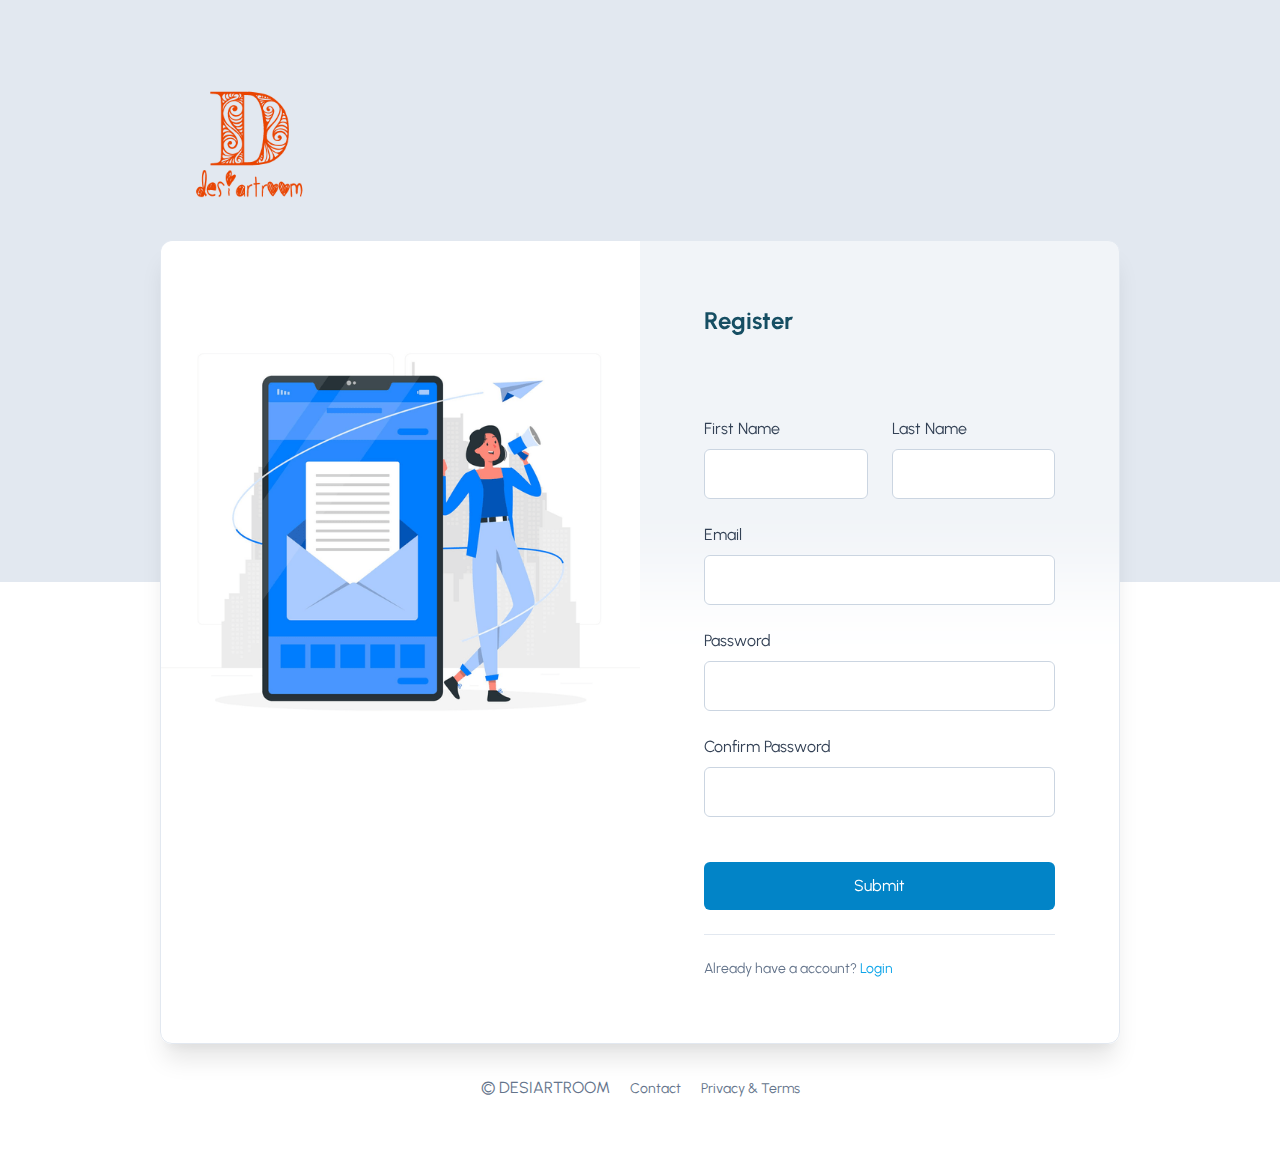
<file: index2.html>
<!DOCTYPE html>
<html lang="en">
<head>
    <meta charset="UTF-8">
    <meta http-equiv="X-UA-Compatible" content="IE=edge">
    <meta name="viewport" content="width=device-width, initial-scale=1.0">
    <meta name="description" content="application website logo cloud">
    <title>DESIARTROOM</title>

    <link rel="stylesheet" href="css/tailus.css">
    <link href="https://fonts.googleapis.com/css2?family=Urbanist:ital,wght@0,100;0,200;0,300;0,400;0,500;0,600;0,700;0,800;0,900;1,100;1,200;1,300;1,400&display=swap" rel="stylesheet">
</head>
<body>
    <div class="relative py-16
                before:absolute before:inset-0 before:w-full before:h-[50%] before:bg-gray-200">
        <div class="relative container m-auto px-6 text-gray-500 md:px-12 xl:px-40">

            <div class="m-auto space-y-8 md:w-8/12 lg:w-full">
                <img src="images/logo.png" loading="lazy" class="w-36 ml-4" alt="logo">
                <div class="rounded-xl border bg-opacity-50 backdrop-blur-2xl bg-white shadow-xl">
                    <div class="lg:grid lg:grid-cols-2">
                        <div class="rounded-lg lg:block" hidden>
                            <img src="images/bg2.png" class="rounded-l-xl object-cover" loading="lazy" height="" width="" alt="music mood">
                        </div>
                        <div class="p-6 sm:p-16">
                            <h2 class="mb-8 text-2xl text-cyan-900 font-bold">Register</h2>
                            <form action="" class="space-y-6">
                            <div class="grid gap-1 sm:grid-cols-2">
                                <div class="mt-12 grid gap-3 sm:grid-cols-1">
                                    <label for="fname" class="text-gray-700">First Name</label>
                                    <input  type="text" name="" id="fname" 
                                            class="py-3 px-6 rounded-xl block w-full  px-4  rounded-md border border-gray-300 text-gray-600 transition duration-300
                                                focus:ring-2 focus:ring-sky-300 focus:outline-none
                                                invalid:ring-2 invalid:ring-red-400"
                                    >
                                </div>
                                <div class="mt-12 grid gap-3 sm:grid-cols-1 top" >
                                    <label for="lname" class="text-gray-700">Last Name</label>
                                    <input  type="text" name="" id="lname" 
                                            class="py-3 px-6 rounded-xl block w-full px-4  rounded-md border border-gray-300 text-gray-600 transition duration-300
                                                focus:ring-2 focus:ring-sky-300 focus:outline-none
                                                invalid:ring-2 invalid:ring-red-400"
                                    >
                                </div>
                            </div>
                                <div class="space-y-2">
                                    <label for="email" class="text-gray-700">Email</label>
                                    <input  type="email" name="email" id="email" 
                                            class="block w-full px-4 py-3 rounded-md border border-gray-300 text-gray-600 transition duration-300
                                                focus:ring-2 focus:ring-sky-300 focus:outline-none
                                                invalid:ring-2 invalid:ring-red-400"
                                    >
                                </div>

                                    <div class="space-y-2">
                                        <label for="pwd" class="text-gray-700">Password</label>
                                        
                                    
                                    <input  type="password" name="pwd" id="pwd" 
                                            class="block w-full px-4 py-3 rounded-md border border-gray-300 text-gray-600 transition duration-300
                                                focus:ring-2 focus:ring-sky-300 focus:outline-none
                                                invalid:ring-2 invalid:ring-red-400"
                                    >
                                    </div>
                                    <div class="space-y-2">
                                        <label for="confirmpwd" class="text-gray-700">Confirm Password</label>
                                        
                                    
                                    <input  type="password" name="pwd" id="confirmpwd" 
                                            class="block w-full px-4 py-3 rounded-md border border-gray-300 text-gray-600 transition duration-300
                                                focus:ring-2 focus:ring-sky-300 focus:outline-none
                                                invalid:ring-2 invalid:ring-red-400"
                                    >
                                    </div>
                                    
                                    <button type="submit" 
                                        class="w-full py-3 px-6 rounded-md bg-sky-600
                                            focus:bg-sky-700 active:bg-sky-500" style="margin-top:45px">
                                    <span class="text-white">Submit</span>
                                </button>
                <p class="border-t pt-6 text-sm">Already have a account? <a href="index.html" class="text-sky-500">Login</a></p>
                            </form>
                        </div>
                    </div>
                </div>
                <div class="text-center space-x-4">
                    <span>&copy; DESIARTROOM</span>
                    <a href="index2.html" class="text-sm hover:text-sky-900">Contact</a>
                    <a href="#" class="text-sm hover:text-sky-900">Privacy & Terms</a>
                </div>
            </div>
        </div>
    </div>
</body>
</html>
</file>
<file: css/tailus.css>
/*! tailwindcss v2.2.19 | MIT License | https://tailwindcss.com*//*! modern-normalize v1.1.0 | MIT License | https://github.com/sindresorhus/modern-normalize 
*/html{-webkit-text-size-adjust:100%;line-height:1.15;-moz-tab-size:4;-o-tab-size:4;tab-size:4}body{font-family:system-ui,-apple-system,Segoe UI,Roboto,Helvetica,Arial,sans-serif,Apple Color Emoji,Segoe UI Emoji;margin:0}
hr{color:inherit;height:0}abbr[title]{-webkit-text-decoration:underline dotted;text-decoration:underline dotted}b,strong{font-weight:bolder}code,kbd,pre,samp{font-family:ui-monospace,SFMono-Regular,Consolas,Liberation Mono,Menlo,monospace;font-size:1em}small{font-size:80%}sub,sup{font-size:75%;line-height:0;position:relative;vertical-align:baseline}sub{bottom:-.25em}sup{top:-.5em}table{border-color:inherit;text-indent:0}button,input,optgroup,select,textarea{font-family:inherit;font-size:100%;line-height:1.15;margin:0}button,select{text-transform:none}[type=button],[type=reset],[type=submit],button{-webkit-appearance:button}::-moz-focus-inner{border-style:none;padding:0}:-moz-focusring{outline:1px dotted ButtonText}:-moz-ui-invalid{box-shadow:none}legend{padding:0}progress{vertical-align:baseline}::-webkit-inner-spin-button,::-webkit-outer-spin-button{height:auto}[type=search]{-webkit-appearance:textfield;outline-offset:-2px}::-webkit-search-decoration{-webkit-appearance:none}::-webkit-file-upload-button{-webkit-appearance:button;font:inherit}summary{display:list-item}blockquote,dd,dl,figure,h1,h2,h3,h4,h5,h6,hr,p,pre{margin:0}button{background-color:transparent;background-image:none}fieldset,ol,ul{margin:0;padding:0}ol,ul{list-style:none}html{font-family:ui-sans-serif,system-ui,-apple-system,BlinkMacSystemFont,Segoe UI,Roboto,Helvetica Neue,Arial,Noto Sans,sans-serif,Apple Color Emoji,Segoe UI Emoji,Segoe UI Symbol,Noto Color Emoji;line-height:1.5}body{font-family:inherit;line-height:inherit}*,:after,:before{border:0 solid;box-sizing:border-box}hr{border-top-width:1px}img{border-style:solid}textarea{resize:vertical}input::-moz-placeholder,textarea::-moz-placeholder{color:#94a3b8;opacity:1}input:-ms-input-placeholder,textarea:-ms-input-placeholder{color:#94a3b8;opacity:1}input::placeholder,textarea::placeholder{color:#94a3b8;opacity:1}[role=button],button{cursor:pointer}:-moz-focusring{outline:auto}table{border-collapse:collapse}h1,h2,h3,h4,h5,h6{font-size:inherit;font-weight:inherit}a{color:inherit;text-decoration:inherit}button,input,optgroup,select,textarea{color:inherit;line-height:inherit;padding:0}code,kbd,pre,samp{font-family:ui-monospace,SFMono-Regular,Menlo,Monaco,Consolas,Liberation Mono,Courier New,monospace}audio,canvas,embed,iframe,img,object,svg,video{display:block;vertical-align:middle}img,video{height:auto;max-width:100%}[hidden]{display:none}*,:after,:before{--tw-translate-x:0;--tw-translate-y:0;--tw-rotate:0;--tw-skew-x:0;--tw-skew-y:0;--tw-scale-x:1;--tw-scale-y:1;--tw-transform:translateX(var(--tw-translate-x)) translateY(var(--tw-translate-y)) rotate(var(--tw-rotate)) skewX(var(--tw-skew-x)) skewY(var(--tw-skew-y)) scaleX(var(--tw-scale-x)) scaleY(var(--tw-scale-y));--tw-border-opacity:1;--tw-ring-inset:var(--tw-empty,/*!*/ /*!*/);--tw-ring-offset-width:0px;--tw-ring-offset-color:#fff;--tw-ring-color:rgba(59,130,246,.5);--tw-ring-offset-shadow:0 0 #0000;--tw-ring-shadow:0 0 #0000;--tw-shadow:0 0 #0000;--tw-blur:var(--tw-empty,/*!*/ /*!*/);--tw-brightness:var(--tw-empty,/*!*/ /*!*/);--tw-contrast:var(--tw-empty,/*!*/ /*!*/);--tw-grayscale:var(--tw-empty,/*!*/ /*!*/);--tw-hue-rotate:var(--tw-empty,/*!*/ /*!*/);--tw-invert:var(--tw-empty,/*!*/ /*!*/);--tw-saturate:var(--tw-empty,/*!*/ /*!*/);--tw-sepia:var(--tw-empty,/*!*/ /*!*/);--tw-drop-shadow:var(--tw-empty,/*!*/ /*!*/);--tw-filter:var(--tw-blur) var(--tw-brightness) var(--tw-contrast) var(--tw-grayscale) var(--tw-hue-rotate) var(--tw-invert) var(--tw-saturate) var(--tw-sepia) var(--tw-drop-shadow);--tw-backdrop-blur:var(--tw-empty,/*!*/ /*!*/);--tw-backdrop-brightness:var(--tw-empty,/*!*/ /*!*/);--tw-backdrop-contrast:var(--tw-empty,/*!*/ /*!*/);--tw-backdrop-grayscale:var(--tw-empty,/*!*/ /*!*/);--tw-backdrop-hue-rotate:var(--tw-empty,/*!*/ /*!*/);--tw-backdrop-invert:var(--tw-empty,/*!*/ /*!*/);--tw-backdrop-opacity:var(--tw-empty,/*!*/ /*!*/);--tw-backdrop-saturate:var(--tw-empty,/*!*/ /*!*/);--tw-backdrop-sepia:var(--tw-empty,/*!*/ /*!*/);--tw-backdrop-filter:var(--tw-backdrop-blur) var(--tw-backdrop-brightness) var(--tw-backdrop-contrast) var(--tw-backdrop-grayscale) var(--tw-backdrop-hue-rotate) var(--tw-backdrop-invert) var(--tw-backdrop-opacity) var(--tw-backdrop-saturate) var(--tw-backdrop-sepia);border-color:rgba(226,232,240,var(--tw-border-opacity))}.container{width:100%}@media (min-width:640px){.container{max-width:640px;}}@media (min-width:768px){.container{max-width:768px}}@media (min-width:1024px){.container{max-width:1024px}}@media (min-width:1280px){.container{max-width:1280px}}@media (min-width:1536px){.container{max-width:1536px}}.fixed{position:fixed}.absolute{position:absolute}.relative{position:relative}.inset-0{bottom:0;top:0}.inset-0,.inset-x-0{left:0;right:0}.right-0{right:0}.top-0{top:0}.bottom-6{bottom:1.5rem}.top-\[-2\.20rem\]{top:-2.2rem}.right-9{right:2.25rem}.bottom-2{bottom:.5rem}.left-0{left:0}.left-6{left:1.5rem}.z-10{z-index:10}.z-\[1\]{z-index:1}.order-last{order:9999}.order-first{order:-9999}.col-span-2{grid-column:span 2/span 2}.col-span-3{grid-column:span 3/span 3}.col-span-8{grid-column:span 8/span 8}.row-span-4{grid-row:span 4/span 4}.row-span-2{grid-row:span 2/span 2}.row-span-3{grid-row:span 3/span 3}.row-start-1{grid-row-start:1}.m-auto{margin:auto}.-m-1{margin:-.25rem}.mx-auto{margin-left:auto;margin-right:auto}.-mx-8{margin-left:-2rem;margin-right:-2rem}.-mx-6{margin-left:-1.5rem;margin-right:-1.5rem}.-mx-4{margin-left:-1rem;margin-right:-1rem}.my-8{margin-top:2rem}.mb-8,.my-8{margin-bottom:2rem}.mb-6{margin-bottom:1.5rem}.mt-4{margin-top:1rem}.mt-16{margin-top:4rem}.-mt-2{margin-top:-.5rem}.-mb-0\.5{margin-bottom:-.125rem}.-mb-0{margin-bottom:0}.mt-6{margin-top:1.5rem}.mt-8{margin-top:2rem}.mt-12{margin-top:3rem}.-ml-6{margin-left:-1.5rem}.-mt-16{margin-top:-4rem}.-mt-1{margin-top:-.25rem}.mt-2{margin-top:.5rem}.-mr-20{margin-right:-5rem}.mb-2{margin-bottom:.5rem}.-ml-2{margin-left:-.5rem}.ml-2{margin-left:.5rem}.ml-4{margin-left:1rem}.-mr-2{margin-right:-.5rem}.-mb-2{margin-bottom:-.5rem}.mb-12{margin-bottom:3rem}.ml-auto{margin-left:auto}.-mt-3{margin-top:-.75rem}.-mr-3{margin-right:-.75rem}.-ml-3{margin-left:-.75rem}.block{display:block}.flex{display:flex}.table{display:table}.grid{display:grid}.hidden{display:none}.h-8{height:2rem}.h-12{height:3rem}.h-16{height:4rem}.h-full{height:100%}.h-10{height:2.5rem}.h-5{height:1.25rem}.h-56{height:14rem}.h-6{height:1.5rem}.h-4{height:1rem}.h-screen{height:100vh}.w-8{width:2rem}.w-12{width:3rem}.w-16{width:4rem}.w-full{width:100%}.w-max{width:-webkit-max-content;width:-moz-max-content;width:max-content}.w-10{width:2.5rem}.w-20{width:5rem}.w-5{width:1.25rem}.w-10\/12{width:83.333333%}.w-56{width:14rem}.w-32{width:8rem}.w-40{width:10rem}.w-36{width:9rem}.w-24{width:6rem}.w-28{width:7rem}.w-6{width:1.5rem}.w-4{width:1rem}.w-7\/12{width:58.333333%}.w-6\/12{width:50%}.-translate-x-4{--tw-translate-x:-1rem;transform:var(--tw-transform)}.scale-90{--tw-scale-x:.9;--tw-scale-y:.9}.scale-0,.scale-90{transform:var(--tw-transform)}.scale-0{--tw-scale-x:0;--tw-scale-y:0}.transform{transform:var(--tw-transform)}.cursor-pointer{cursor:pointer}.list-inside{list-style-position:inside}.list-disc{list-style-type:disc}.grid-cols-5{grid-template-columns:repeat(5,minmax(0,1fr))}.grid-cols-8{grid-template-columns:repeat(8,minmax(0,1fr))}.grid-cols-2{grid-template-columns:repeat(2,minmax(0,1fr))}.grid-rows-4{grid-template-rows:repeat(4,minmax(0,1fr))}.flex-row-reverse{flex-direction:row-reverse}.flex-col{flex-direction:column}.flex-col-reverse{flex-direction:column-reverse}.flex-wrap{flex-wrap:wrap}.items-end{align-items:flex-end}.items-center{align-items:center}.justify-center{justify-content:center}.justify-between{justify-content:space-between}.justify-around{justify-content:space-around}.gap-6{gap:1.5rem;}.gap-1{gap:0rem 1.5rem;}.gap-4{gap:1rem}.gap-3{gap:0.5rem}.gap-16{gap:4rem}.gap-8{gap:2rem}.gap-12{gap:3rem}.space-y-8>:not([hidden])~:not([hidden]){--tw-space-y-reverse:0;margin-bottom:calc(2rem*var(--tw-space-y-reverse));margin-top:calc(2rem*(1 - var(--tw-space-y-reverse)))}.-space-x-2>:not([hidden])~:not([hidden]){--tw-space-x-reverse:0;margin-left:calc(-.5rem*(1 - var(--tw-space-x-reverse)));margin-right:calc(-.5rem*var(--tw-space-x-reverse))}.space-y-6>:not([hidden])~:not([hidden]){--tw-space-y-reverse:0;margin-bottom:calc(1.5rem*var(--tw-space-y-reverse));margin-top:calc(1.5rem*(1 - var(--tw-space-y-reverse)))}.space-y-12>:not([hidden])~:not([hidden]){--tw-space-y-reverse:0;margin-bottom:calc(3rem*var(--tw-space-y-reverse));margin-top:calc(3rem*(1 - var(--tw-space-y-reverse)))}.space-y-4>:not([hidden])~:not([hidden]){--tw-space-y-reverse:0;margin-bottom:calc(1rem*var(--tw-space-y-reverse));margin-top:calc(1rem*(1 - var(--tw-space-y-reverse)))}.space-y-2>:not([hidden])~:not([hidden]){--tw-space-y-reverse:0;margin-bottom:calc(.5rem*var(--tw-space-y-reverse));margin-top:calc(.5rem*(1 - var(--tw-space-y-reverse)))}.space-x-12>:not([hidden])~:not([hidden]){--tw-space-x-reverse:0;margin-left:calc(3rem*(1 - var(--tw-space-x-reverse)));margin-right:calc(3rem*var(--tw-space-x-reverse))}.space-x-3>:not([hidden])~:not([hidden]){--tw-space-x-reverse:0;margin-left:calc(.75rem*(1 - var(--tw-space-x-reverse)));margin-right:calc(.75rem*var(--tw-space-x-reverse))}.space-x-4>:not([hidden])~:not([hidden]){--tw-space-x-reverse:0;margin-left:calc(1rem*(1 - var(--tw-space-x-reverse)));margin-right:calc(1rem*var(--tw-space-x-reverse))}.space-x-6>:not([hidden])~:not([hidden]){--tw-space-x-reverse:0;margin-left:calc(1.5rem*(1 - var(--tw-space-x-reverse)));margin-right:calc(1.5rem*var(--tw-space-x-reverse))}.space-x-2>:not([hidden])~:not([hidden]){--tw-space-x-reverse:0;margin-left:calc(.5rem*(1 - var(--tw-space-x-reverse)));margin-right:calc(.5rem*var(--tw-space-x-reverse))}.-space-y-4>:not([hidden])~:not([hidden]){--tw-space-y-reverse:0;margin-bottom:calc(-1rem*var(--tw-space-y-reverse));margin-top:calc(-1rem*(1 - var(--tw-space-y-reverse)))}.space-y-3>:not([hidden])~:not([hidden]){--tw-space-y-reverse:0;margin-bottom:calc(.75rem*var(--tw-space-y-reverse));margin-top:calc(.75rem*(1 - var(--tw-space-y-reverse)))}.divide-x>:not([hidden])~:not([hidden]){--tw-divide-x-reverse:0;border-left-width:calc(1px*(1 - var(--tw-divide-x-reverse)));border-right-width:calc(1px*var(--tw-divide-x-reverse))}.divide-y>:not([hidden])~:not([hidden]){--tw-divide-y-reverse:0;border-bottom-width:calc(1px*var(--tw-divide-y-reverse));border-top-width:calc(1px*(1 - var(--tw-divide-y-reverse)))}.overflow-auto{overflow:auto}.overflow-hidden{overflow:hidden}.overflow-x-auto{overflow-x:auto}.rounded-full{border-radius:9999px}.rounded-xl{border-radius:.75rem}.rounded-lg{border-radius:.5rem}.rounded-md{border-radius:.375rem}.rounded-2xl{border-radius:1rem}.rounded-r-xl{border-bottom-right-radius:.75rem;border-top-right-radius:.75rem}.rounded-l-xl{border-bottom-left-radius:.75rem;border-top-left-radius:.75rem}.border{border-width:1px}.border-8{border-width:8px}.border-r{border-right-width:1px}.border-b{border-bottom-width:1px}.border-t{border-top-width:1px}.border-l{border-left-width:1px}.border-dashed{border-style:dashed}.border-white{--tw-border-opacity:1;border-color:rgba(255,255,255,var(--tw-border-opacity))}.border-cyan-800{--tw-border-opacity:1;border-color:rgba(21,94,117,var(--tw-border-opacity))}.border-sky-100{--tw-border-opacity:1;border-color:rgba(224,242,254,var(--tw-border-opacity))}.border-gray-300{--tw-border-opacity:1;border-color:rgba(203,213,225,var(--tw-border-opacity))}.border-gray-200{--tw-border-opacity:1;border-color:rgba(226,232,240,var(--tw-border-opacity))}.border-opacity-10{--tw-border-opacity:0.1}.bg-white{--tw-bg-opacity:1;background-color:rgba(255,255,255,var(--tw-bg-opacity))}.bg-cyan-100{--tw-bg-opacity:1;background-color:rgba(207,250,254,var(--tw-bg-opacity))}.bg-cyan-600{--tw-bg-opacity:1;background-color:rgba(8,145,178,var(--tw-bg-opacity))}.bg-gray-700{--tw-bg-opacity:1;background-color:rgba(51,65,85,var(--tw-bg-opacity))}.bg-gray-100{--tw-bg-opacity:1;background-color:rgba(241,245,249,var(--tw-bg-opacity))}.bg-green-50{--tw-bg-opacity:1;background-color:rgba(236,253,245,var(--tw-bg-opacity))}.bg-yellow-50{--tw-bg-opacity:1;background-color:rgba(255,251,235,var(--tw-bg-opacity))}.bg-yellow-100{--tw-bg-opacity:1;background-color:rgba(254,243,199,var(--tw-bg-opacity))}.bg-gray-50{--tw-bg-opacity:1;background-color:rgba(248,250,252,var(--tw-bg-opacity))}.bg-cyan-900{--tw-bg-opacity:1;background-color:rgba(22,78,99,var(--tw-bg-opacity))}.bg-\[\#020314\]{--tw-bg-opacity:1;background-color:rgba(2,3,20,var(--tw-bg-opacity))}.bg-gray-900{--tw-bg-opacity:1;background-color:rgba(15,23,42,var(--tw-bg-opacity))}.bg-blue-500
{--tw-bg-opacity:1;background-color:rgba(210, 227, 252,var(--tw-bg-opacity))}.bg-cyan-400{--tw-bg-opacity:1;background-color:rgba(34,211,238,var(--tw-bg-opacity))}.bg-gray-200{--tw-bg-opacity:1;background-color:rgba(226,232,240,var(--tw-bg-opacity))}.bg-sky-100{--tw-bg-opacity:1;background-color:rgba(224,242,254,var(--tw-bg-opacity))}.bg-sky-600{--tw-bg-opacity:1;background-color:rgba(2,132,199,var(--tw-bg-opacity))}.bg-sky-50{--tw-bg-opacity:1;background-color:rgba(240,249,255,var(--tw-bg-opacity))}.bg-sky-500{--tw-bg-opacity:1;background-color:rgba(14,165,233,var(--tw-bg-opacity))}.bg-purple-600{--tw-bg-opacity:1;background-color:rgba(124,58,237,var(--tw-bg-opacity))}.bg-cyan-500{--tw-bg-opacity:1;background-color:rgba(6,182,212,var(--tw-bg-opacity))}.bg-sky-900{--tw-bg-opacity:1;background-color:rgba(12,74,110,var(--tw-bg-opacity))}.bg-blue-50{--tw-bg-opacity:1;background-color:rgba(239,246,255,var(--tw-bg-opacity))}.bg-transparent{background-color:transparent}.bg-opacity-20{--tw-bg-opacity:0.2}.bg-opacity-5{--tw-bg-opacity:0.05}.bg-opacity-50{--tw-bg-opacity:0.5}.bg-opacity-70{--tw-bg-opacity:0.7}.bg-gradient-to-br{background-image:linear-gradient(to bottom right,var(--tw-gradient-stops))}.bg-gradient-to-r{background-image:linear-gradient(to right,var(--tw-gradient-stops))}.bg-gradient-to-b{background-image:linear-gradient(to bottom,var(--tw-gradient-stops))}.from-pink-500{--tw-gradient-from:#ec4899;--tw-gradient-stops:var(--tw-gradient-from),var(--tw-gradient-to,rgba(236,72,153,0))}.from-cyan-400{--tw-gradient-from:#22d3ee;--tw-gradient-stops:var(--tw-gradient-from),var(--tw-gradient-to,rgba(34,211,238,0))}.from-gray-200{--tw-gradient-from:#e2e8f0;--tw-gradient-stops:var(--tw-gradient-from),var(--tw-gradient-to,rgba(226,232,240,0))}.from-gray-900{--tw-gradient-from:#0f172a;--tw-gradient-stops:var(--tw-gradient-from),var(--tw-gradient-to,rgba(15,23,42,0))}.from-sky-50{--tw-gradient-from:#f0f9ff;--tw-gradient-stops:var(--tw-gradient-from),var(--tw-gradient-to,rgba(240,249,255,0))}.from-pink-100{--tw-gradient-from:#fce7f3;--tw-gradient-stops:var(--tw-gradient-from),var(--tw-gradient-to,rgba(252,231,243,0))}.from-yellow-300{--tw-gradient-from:#fcd34d;--tw-gradient-stops:var(--tw-gradient-from),var(--tw-gradient-to,rgba(252,211,77,0))}.from-cyan-50{--tw-gradient-from:#ecfeff;--tw-gradient-stops:var(--tw-gradient-from),var(--tw-gradient-to,rgba(236,254,255,0))}.via-blue-500{--tw-gradient-stops:var(--tw-gradient-from),#3b82f6,var(--tw-gradient-to,rgba(59,130,246,0))}.via-gray-100{--tw-gradient-stops:var(--tw-gradient-from),#f1f5f9,var(--tw-gradient-to,rgba(241,245,249,0))}.to-purple-600{--tw-gradient-to:#7c3aed}.to-white{--tw-gradient-to:#fff}.to-sky-900{--tw-gradient-to:#0c4a6e}.to-sky-200{--tw-gradient-to:#bae6fd}.to-purple-200{--tw-gradient-to:#ddd6fe}.to-pink-300{--tw-gradient-to:#f9a8d4}.to-cyan-100{--tw-gradient-to:#cffafe}.fill-current{fill:currentColor}.object-cover{-o-object-fit:cover;object-fit:cover}.object-top{-o-object-position:top;object-position:top}.p-8{padding:2rem}.p-6{padding:1.5rem}.p-4{padding:1rem}.p-2{padding:.5rem}.p-3{padding:.75rem}.py-16{padding-bottom:4rem;padding-top:4rem}.px-6{padding-left:1.5rem;padding-right:1.5rem}.py-3{padding-bottom:.75rem;padding-top:.75rem}.px-12{padding-left:3rem;padding-right:3rem}.py-2{padding-bottom:.5rem;padding-top:.5rem}.px-4{padding-left:1rem;padding-right:1rem}.py-20{padding-bottom:5rem;padding-top:5rem}.py-6{padding-bottom:1.5rem;padding-top:1.5rem}.py-4{padding-bottom:1rem;padding-top:1rem}.py-8{padding-bottom:2rem;padding-top:2rem}.py-1{padding-bottom:.25rem;padding-top:.25rem}.py-12{padding-bottom:3rem;padding-top:3rem}.pt-1{padding-top:.25rem}.pb-16{padding-bottom:4rem}.pb-8{padding-bottom:2rem}.pt-8{padding-top:2rem}.pb-20{padding-bottom:5rem}.pt-7{padding-top:1.75rem}.pb-6{padding-bottom:1.5rem}.pb-2{padding-bottom:.5rem}.pt-16{padding-top:4rem}.pt-6{padding-top:1.5rem}.pt-12{padding-top:3rem}.text-center{text-align:center}.text-4xl{font-size:2.25rem;line-height:2.5rem}.text-xl{font-size:1.25rem;line-height:1.75rem}.text-lg{font-size:1.125rem;line-height:1.75rem}.text-sm{font-size:.875rem;line-height:1.25rem}.text-2xl{font-size:1.5rem;line-height:2rem}.text-3xl{font-size:1.875rem;line-height:2.25rem}.text-8xl{font-size:6rem;line-height:1}.text-xs{font-size:.75rem;line-height:1rem}.font-bold{font-weight:700}.font-semibold{font-weight:600}.font-medium{font-weight:500}.uppercase{text-transform:uppercase}.tracking-wide{letter-spacing:.025em}.text-gray-500{--tw-text-opacity:1;color:rgba(100,116,139,var(--tw-text-opacity))}.text-gray-700{--tw-text-opacity:1;color:rgba(51,65,85,var(--tw-text-opacity))}.text-cyan-700{--tw-text-opacity:1;color:rgba(14,116,144,var(--tw-text-opacity))}.text-white{--tw-text-opacity:1;color:rgba(255,255,255,var(--tw-text-opacity))}.text-purple-600{--tw-text-opacity:1;color:rgba(124,58,237,var(--tw-text-opacity))}.text-blue-500{--tw-text-opacity:1;color:rgba(59,130,246,var(--tw-text-opacity))}.text-gray-600{--tw-text-opacity:1;color:rgba(71,85,105,var(--tw-text-opacity))}.text-green-900{--tw-text-opacity:1;color:rgba(6,78,59,var(--tw-text-opacity))}.text-yellow-700{--tw-text-opacity:1;color:rgba(180,83,9,var(--tw-text-opacity))}.text-yellow-900{--tw-text-opacity:1;color:rgba(120,53,15,var(--tw-text-opacity))}.text-gray-800{--tw-text-opacity:1;color:rgba(30,41,59,var(--tw-text-opacity))}.text-gray-900{--tw-text-opacity:1;color:rgba(15,23,42,var(--tw-text-opacity))}.text-yellow-600{--tw-text-opacity:1;color:rgba(217,119,6,var(--tw-text-opacity))}.text-yellow-800{--tw-text-opacity:1;color:rgba(146,64,14,var(--tw-text-opacity))}.text-gray-300{--tw-text-opacity:1;color:rgba(203,213,225,var(--tw-text-opacity))}.text-gray-200{--tw-text-opacity:1;color:rgba(226,232,240,var(--tw-text-opacity))}.text-gray-400{--tw-text-opacity:1;color:rgba(148,163,184,var(--tw-text-opacity))}.text-cyan-900{--tw-text-opacity:1;color:rgba(22,78,99,var(--tw-text-opacity))}.text-cyan-500{--tw-text-opacity:1;color:rgba(6,182,212,var(--tw-text-opacity))}.text-sky-400{--tw-text-opacity:1;color:rgba(56,189,248,var(--tw-text-opacity))}.text-sky-900{--tw-text-opacity:1;color:rgba(12,74,110,var(--tw-text-opacity))}.text-sky-500{--tw-text-opacity:1;color:rgba(14,165,233,var(--tw-text-opacity))}.text-sky-700{--tw-text-opacity:1;color:rgba(3,105,161,var(--tw-text-opacity))}.text-sky-800{--tw-text-opacity:1;color:rgba(7,89,133,var(--tw-text-opacity))}.text-pink-900{--tw-text-opacity:1;color:rgba(131,24,67,var(--tw-text-opacity))}.text-purple-500{--tw-text-opacity:1;color:rgba(139,92,246,var(--tw-text-opacity))}.text-green-500{--tw-text-opacity:1;color:rgba(16,185,129,var(--tw-text-opacity))}.text-red-500{--tw-text-opacity:1;color:rgba(239,68,68,var(--tw-text-opacity))}.text-blue-700{--tw-text-opacity:1;color:rgba(29,78,216,var(--tw-text-opacity))}.text-blue-600{--tw-text-opacity:1;color:rgba(37,99,235,var(--tw-text-opacity))}.line-through{text-decoration:line-through}.placeholder-gray-600::-moz-placeholder{--tw-placeholder-opacity:1;color:rgba(71,85,105,var(--tw-placeholder-opacity))}.placeholder-gray-600:-ms-input-placeholder{--tw-placeholder-opacity:1;color:rgba(71,85,105,var(--tw-placeholder-opacity))}.placeholder-gray-600::placeholder{--tw-placeholder-opacity:1;color:rgba(71,85,105,var(--tw-placeholder-opacity))}.opacity-0{opacity:0}.opacity-80{opacity:.8}.opacity-90{opacity:.9}.shadow-md{--tw-shadow:0 4px 6px -1px rgba(0,0,0,.1),0 2px 4px -1px rgba(0,0,0,.06)}.shadow-md,.shadow-xl{box-shadow:var(--tw-ring-offset-shadow,0 0 #0000),var(--tw-ring-shadow,0 0 #0000),var(--tw-shadow)}.shadow-xl{--tw-shadow:0 20px 25px -5px rgba(0,0,0,.1),0 10px 10px -5px rgba(0,0,0,.04)}.shadow-2xl{--tw-shadow:0 25px 50px -12px rgba(0,0,0,.25)}.shadow-2xl,.shadow-lg{box-shadow:var(--tw-ring-offset-shadow,0 0 #0000),var(--tw-ring-shadow,0 0 #0000),var(--tw-shadow)}.shadow-lg{--tw-shadow:0 10px 15px -3px rgba(0,0,0,.1),0 4px 6px -2px rgba(0,0,0,.05)}.ring-1{--tw-ring-offset-shadow:var(--tw-ring-inset) 0 0 0 var(--tw-ring-offset-width) var(--tw-ring-offset-color);--tw-ring-shadow:var(--tw-ring-inset) 0 0 0 calc(1px + var(--tw-ring-offset-width)) var(--tw-ring-color)}.ring,.ring-1{box-shadow:var(--tw-ring-offset-shadow),var(--tw-ring-shadow),var(--tw-shadow,0 0 #0000)}.ring{--tw-ring-offset-shadow:var(--tw-ring-inset) 0 0 0 var(--tw-ring-offset-width) var(--tw-ring-offset-color);--tw-ring-shadow:var(--tw-ring-inset) 0 0 0 calc(3px + var(--tw-ring-offset-width)) var(--tw-ring-color)}.ring-cyan-700{--tw-ring-opacity:1;--tw-ring-color:rgba(14,116,144,var(--tw-ring-opacity))}.ring-gray-300{--tw-ring-opacity:1;--tw-ring-color:rgba(203,213,225,var(--tw-ring-opacity))}.blur-xl{--tw-blur:blur(24px);filter:var(--tw-filter)}.contrast-0{--tw-contrast:contrast(0);filter:var(--tw-filter)}.grayscale{--tw-grayscale:grayscale(100%)}.filter,.grayscale{filter:var(--tw-filter)}.backdrop-blur-2xl{--tw-backdrop-blur:blur(40px)}.backdrop-blur-2xl,.backdrop-blur-xl{-webkit-backdrop-filter:var(--tw-backdrop-filter);backdrop-filter:var(--tw-backdrop-filter)}.backdrop-blur-xl{--tw-backdrop-blur:blur(24px)}.transition{transition-duration:.15s;transition-property:background-color,border-color,color,fill,stroke,opacity,box-shadow,transform,filter,-webkit-backdrop-filter;transition-property:background-color,border-color,color,fill,stroke,opacity,box-shadow,transform,filter,backdrop-filter;transition-property:background-color,border-color,color,fill,stroke,opacity,box-shadow,transform,filter,backdrop-filter,-webkit-backdrop-filter;transition-timing-function:cubic-bezier(.4,0,.2,1)}.duration-300{transition-duration:.3s}.duration-500{transition-duration:.5s}.duration-200{transition-duration:.2s}body{font-family:Urbanist,sans-serif}.bg-layers{-webkit-animation:filter-animation 4s infinite;animation:filter-animation 4s infinite}.bg-scale{-webkit-animation:filter-animation 8s infinite;animation:filter-scale 8s infinite}@-webkit-keyframes filter-animation{0%{-webkit-filter:hue-rotate(0deg)}50%{-webkit-filter:hue-rotate(45deg)}to{-webkit-filter:hue-rotate(0deg)}}@keyframes filter-animation{0%{filter:hue-rotate(0deg)}50%{filter:hue-rotate(45deg)}to{filter:hue-rotate(0deg)}}@-webkit-keyframes filter-scale{0%{transform:scale(1)}50%{transform:scale(1.4)}to{transform:scale(.8)}}@keyframes filter-scale{0%{transform:scale(1)}50%{transform:scale(1.4)}to{transform:scale(.8)}}.before\:absolute:before{content:"";position:absolute}.before\:inset-0:before{bottom:0;content:"";left:0;right:0;top:0}.before\:left-0:before{content:"";left:0}.before\:top-1:before{content:"";top:.25rem}.before\:my-auto:before{content:"";margin-bottom:auto;margin-top:auto}.before\:h-0\.5:before{content:"";height:.125rem}.before\:h-0:before{content:"";height:0}.before\:h-\[50\%\]:before{content:"";height:50%}.before\:w-full:before{content:"";width:100%}.before\:rounded-full:before{border-radius:9999px;content:""}.before\:bg-gray-200:before{--tw-bg-opacity:1;background-color:rgba(226,232,240,var(--tw-bg-opacity));content:""}.before\:bg-gray-100:before{--tw-bg-opacity:1;background-color:rgba(241,245,249,var(--tw-bg-opacity));content:""}.before\:bg-gray-900:before{--tw-bg-opacity:1;background-color:rgba(15,23,42,var(--tw-bg-opacity));content:""}.before\:bg-sky-200:before{--tw-bg-opacity:1;background-color:rgba(186,230,253,var(--tw-bg-opacity));content:""}.invalid\:outline-none:invalid{outline:2px solid transparent;outline-offset:2px}.invalid\:ring-2:invalid{--tw-ring-offset-shadow:var(--tw-ring-inset) 0 0 0 var(--tw-ring-offset-width) var(--tw-ring-offset-color);--tw-ring-shadow:var(--tw-ring-inset) 0 0 0 calc(2px + var(--tw-ring-offset-width)) var(--tw-ring-color);box-shadow:var(--tw-ring-offset-shadow),var(--tw-ring-shadow),var(--tw-shadow,0 0 #0000)}.invalid\:ring-red-400:invalid{--tw-ring-opacity:1;--tw-ring-color:rgba(248,113,113,var(--tw-ring-opacity))}.invalid\:ring-red-500:invalid{--tw-ring-opacity:1;--tw-ring-color:rgba(239,68,68,var(--tw-ring-opacity))}.hover\:z-\[1\]:hover{z-index:1}.hover\:bg-cyan-200:hover{--tw-bg-opacity:1;background-color:rgba(165,243,252,var(--tw-bg-opacity))}.hover\:bg-cyan-700:hover{--tw-bg-opacity:1;background-color:rgba(14,116,144,var(--tw-bg-opacity))}.hover\:bg-purple-100:hover{--tw-bg-opacity:1;background-color:rgba(237,233,254,var(--tw-bg-opacity))}.hover\:bg-gray-600:hover{--tw-bg-opacity:1;background-color:rgba(71,85,105,var(--tw-bg-opacity))}.hover\:bg-gray-200:hover{--tw-bg-opacity:1;background-color:rgba(226,232,240,var(--tw-bg-opacity))}.hover\:bg-cyan-300:hover{--tw-bg-opacity:1;background-color:rgba(103,232,249,var(--tw-bg-opacity))}.hover\:bg-sky-200:hover{--tw-bg-opacity:1;background-color:rgba(186,230,253,var(--tw-bg-opacity))}.hover\:bg-sky-700:hover{--tw-bg-opacity:1;background-color:rgba(3,105,161,var(--tw-bg-opacity))}.hover\:bg-purple-700:hover{--tw-bg-opacity:1;background-color:rgba(109,40,217,var(--tw-bg-opacity))}.hover\:bg-cyan-600:hover{--tw-bg-opacity:1;background-color:rgba(8,145,178,var(--tw-bg-opacity))}.hover\:bg-blue-100:hover{--tw-bg-opacity:1;background-color:rgba(219,234,254,var(--tw-bg-opacity))}.hover\:bg-gray-800:hover{--tw-bg-opacity:1;background-color:rgba(30,41,59,var(--tw-bg-opacity))}.hover\:bg-sky-600:hover{--tw-bg-opacity:1;background-color:rgba(2,132,199,var(--tw-bg-opacity))}.hover\:bg-opacity-10:hover{--tw-bg-opacity:0.1}.hover\:text-sky-400:hover{--tw-text-opacity:1;color:rgba(56,189,248,var(--tw-text-opacity))}.hover\:text-cyan-600:hover{--tw-text-opacity:1;color:rgba(8,145,178,var(--tw-text-opacity))}.hover\:text-cyan-400:hover{--tw-text-opacity:1;color:rgba(34,211,238,var(--tw-text-opacity))}.hover\:text-cyan-500:hover{--tw-text-opacity:1;color:rgba(6,182,212,var(--tw-text-opacity))}.hover\:text-sky-900:hover{--tw-text-opacity:1;color:rgba(12,74,110,var(--tw-text-opacity))}.hover\:shadow-2xl:hover{--tw-shadow:0 25px 50px -12px rgba(0,0,0,.25);box-shadow:var(--tw-ring-offset-shadow,0 0 #0000),var(--tw-ring-shadow,0 0 #0000),var(--tw-shadow)}.hover\:grayscale-0:hover{--tw-grayscale:grayscale(0);filter:var(--tw-filter)}.focus\:bg-cyan-200:focus{--tw-bg-opacity:1;background-color:rgba(165,243,252,var(--tw-bg-opacity))}.focus\:bg-sky-600:focus{--tw-bg-opacity:1;background-color:rgba(2,132,199,var(--tw-bg-opacity))}.focus\:bg-purple-100:focus{--tw-bg-opacity:1;background-color:rgba(237,233,254,var(--tw-bg-opacity))}.focus\:bg-gray-600:focus{--tw-bg-opacity:1;background-color:rgba(71,85,105,var(--tw-bg-opacity))}.focus\:bg-gray-200:focus{--tw-bg-opacity:1;background-color:rgba(226,232,240,var(--tw-bg-opacity))}.focus\:bg-cyan-300:focus{--tw-bg-opacity:1;background-color:rgba(103,232,249,var(--tw-bg-opacity))}.focus\:bg-cyan-600:focus{--tw-bg-opacity:1;background-color:rgba(8,145,178,var(--tw-bg-opacity))}.focus\:bg-indigo-600:focus{--tw-bg-opacity:1;background-color:rgba(79,70,229,var(--tw-bg-opacity))}.focus\:bg-sky-500:focus{--tw-bg-opacity:1;background-color:rgba(14,165,233,var(--tw-bg-opacity))}.focus\:bg-cyan-700:focus{--tw-bg-opacity:1;background-color:rgba(14,116,144,var(--tw-bg-opacity))}.focus\:bg-sky-700:focus{--tw-bg-opacity:1;background-color:rgba(3,105,161,var(--tw-bg-opacity))}.focus\:bg-blue-100:focus{--tw-bg-opacity:1;background-color:rgba(219,234,254,var(--tw-bg-opacity))}.focus\:bg-gray-700:focus{--tw-bg-opacity:1;background-color:rgba(51,65,85,var(--tw-bg-opacity))}.focus\:outline-none:focus{outline:2px solid transparent;outline-offset:2px}.focus\:ring-2:focus{--tw-ring-offset-shadow:var(--tw-ring-inset) 0 0 0 var(--tw-ring-offset-width) var(--tw-ring-offset-color);--tw-ring-shadow:var(--tw-ring-inset) 0 0 0 calc(2px + var(--tw-ring-offset-width)) var(--tw-ring-color);box-shadow:var(--tw-ring-offset-shadow),var(--tw-ring-shadow),var(--tw-shadow,0 0 #0000)}.focus\:ring-sky-400:focus{--tw-ring-opacity:1;--tw-ring-color:rgba(56,189,248,var(--tw-ring-opacity))}.focus\:ring-sky-300:focus{--tw-ring-opacity:1;--tw-ring-color:rgba(125,211,252,var(--tw-ring-opacity))}.focus\:invalid\:outline-none:focus:invalid{outline:2px solid transparent;outline-offset:2px}.focus\:invalid\:ring-red-200:focus:invalid{--tw-ring-opacity:1;--tw-ring-color:rgba(254,202,202,var(--tw-ring-opacity))}.focus\:invalid\:ring-red-300:focus:invalid{--tw-ring-opacity:1;--tw-ring-color:rgba(252,165,165,var(--tw-ring-opacity))}.active\:bg-cyan-300:active{--tw-bg-opacity:1;background-color:rgba(103,232,249,var(--tw-bg-opacity))}.active\:bg-cyan-800:active{--tw-bg-opacity:1;background-color:rgba(21,94,117,var(--tw-bg-opacity))}.active\:bg-purple-200:active{--tw-bg-opacity:1;background-color:rgba(221,214,254,var(--tw-bg-opacity))}.active\:bg-gray-700:active{--tw-bg-opacity:1;background-color:rgba(51,65,85,var(--tw-bg-opacity))}.active\:bg-gray-300:active{--tw-bg-opacity:1;background-color:rgba(203,213,225,var(--tw-bg-opacity))}.active\:bg-cyan-600:active{--tw-bg-opacity:1;background-color:rgba(8,145,178,var(--tw-bg-opacity))}.active\:bg-sky-300:active{--tw-bg-opacity:1;background-color:rgba(125,211,252,var(--tw-bg-opacity))}.active\:bg-sky-800:active{--tw-bg-opacity:1;background-color:rgba(7,89,133,var(--tw-bg-opacity))}.active\:bg-purple-800:active{--tw-bg-opacity:1;background-color:rgba(91,33,182,var(--tw-bg-opacity))}.active\:bg-cyan-700:active{--tw-bg-opacity:1;background-color:rgba(14,116,144,var(--tw-bg-opacity))}.active\:bg-sky-500:active{--tw-bg-opacity:1;background-color:rgba(14,165,233,var(--tw-bg-opacity))}.active\:bg-blue-200:active{--tw-bg-opacity:1;background-color:rgba(191,219,254,var(--tw-bg-opacity))}.active\:bg-gray-600:active{--tw-bg-opacity:1;background-color:rgba(71,85,105,var(--tw-bg-opacity))}.disabled\:bg-gray-100:disabled{--tw-bg-opacity:1;background-color:rgba(241,245,249,var(--tw-bg-opacity))}.disabled\:placeholder-gray-400:disabled::-moz-placeholder{--tw-placeholder-opacity:1;color:rgba(148,163,184,var(--tw-placeholder-opacity))}.disabled\:placeholder-gray-400:disabled:-ms-input-placeholder{--tw-placeholder-opacity:1;color:rgba(148,163,184,var(--tw-placeholder-opacity))}.disabled\:placeholder-gray-400:disabled::placeholder{--tw-placeholder-opacity:1;color:rgba(148,163,184,var(--tw-placeholder-opacity))}.disabled\:ring-gray-200:disabled{--tw-ring-opacity:1;--tw-ring-color:rgba(226,232,240,var(--tw-ring-opacity))}.group:hover .group-hover\:translate-x-0{--tw-translate-x:0px;transform:var(--tw-transform)}.group:hover .group-hover\:scale-105{--tw-scale-x:1.05;--tw-scale-y:1.05;transform:var(--tw-transform)}.group:hover .group-hover\:scale-100{--tw-scale-x:1;--tw-scale-y:1;transform:var(--tw-transform)}.group:hover .group-hover\:scale-90{--tw-scale-x:.9;--tw-scale-y:.9;transform:var(--tw-transform)}.group:hover .group-hover\:border{border-width:1px}.group:hover .group-hover\:bg-yellow-900{--tw-bg-opacity:1;background-color:rgba(120,53,15,var(--tw-bg-opacity))}.group:hover .group-hover\:bg-yellow-100{--tw-bg-opacity:1;background-color:rgba(254,243,199,var(--tw-bg-opacity))}.group:hover .group-hover\:bg-white{--tw-bg-opacity:1;background-color:rgba(255,255,255,var(--tw-bg-opacity))}.group:hover .group-hover\:text-white{--tw-text-opacity:1;color:rgba(255,255,255,var(--tw-text-opacity))}.group:hover .group-hover\:text-yellow-200{--tw-text-opacity:1;color:rgba(253,230,138,var(--tw-text-opacity))}.group:hover .group-hover\:text-yellow-800{--tw-text-opacity:1;color:rgba(146,64,14,var(--tw-text-opacity))}.group:hover .group-hover\:text-yellow-600{--tw-text-opacity:1;color:rgba(217,119,6,var(--tw-text-opacity))}.group:hover .group-hover\:opacity-100{opacity:1}.group:hover .group-hover\:contrast-100{--tw-contrast:contrast(1);filter:var(--tw-filter)}.peer:checked~.peer-checked\:scale-100{--tw-scale-x:1;--tw-scale-y:1;transform:var(--tw-transform)}.peer:checked~.peer-checked\:text-sky-600{--tw-text-opacity:1;color:rgba(2,132,199,var(--tw-text-opacity))}.peer:checked~.peer-checked\:ring-1{--tw-ring-offset-shadow:var(--tw-ring-inset) 0 0 0 var(--tw-ring-offset-width) var(--tw-ring-offset-color);--tw-ring-shadow:var(--tw-ring-inset) 0 0 0 calc(1px + var(--tw-ring-offset-width)) var(--tw-ring-color);box-shadow:var(--tw-ring-offset-shadow),var(--tw-ring-shadow),var(--tw-shadow,0 0 #0000)}.peer:checked~.peer-checked\:ring-sky-500{--tw-ring-opacity:1;--tw-ring-color:rgba(14,165,233,var(--tw-ring-opacity))}@media (min-width:640px){.sm\:static{position:static}.sm\:sticky{position:-webkit-sticky;position:sticky}.sm\:inset-y-0{bottom:0;top:0}.sm\:left-\[-2\.70rem\]{left:-2.7rem}.sm\:col-span-3{grid-column:span 3/span 3}.sm\:my-auto{margin-bottom:auto}.sm\:mt-auto,.sm\:my-auto{margin-top:auto}.sm\:mt-0{margin-top:0}.sm\:-ml-1{margin-left:-.25rem}.sm\:ml-0{margin-left:0}.sm\:block{display:block}.sm\:flex{display:flex}.sm\:w-max{width:-webkit-max-content;width:-moz-max-content;width:max-content}.sm\:w-7\/12{width:58.333333%}.sm\:w-5\/12{width:41.666667%}.sm\:w-full{width:100%}.sm\:grid-cols-2{grid-template-columns:repeat(2,minmax(0,1fr))}.sm\:grid-cols-3{grid-template-columns:repeat(3,minmax(0,1fr))}.sm\:grid-cols-4{grid-template-columns:repeat(4,minmax(0,1fr))}.sm\:flex-row{flex-direction:row}.sm\:flex-col{flex-direction:column}.sm\:items-center{align-items:center}.sm\:gap-8{gap:2rem}.sm\:space-x-0>:not([hidden])~:not([hidden]){--tw-space-x-reverse:0;margin-left:calc(0px*(1 - var(--tw-space-x-reverse)));margin-right:calc(0px*var(--tw-space-x-reverse))}.sm\:space-y-6>:not([hidden])~:not([hidden]){--tw-space-y-reverse:0;margin-bottom:calc(1.5rem*var(--tw-space-y-reverse));margin-top:calc(1.5rem*(1 - var(--tw-space-y-reverse)))}.sm\:p-10{padding:2.5rem}.sm\:p-20{padding:5rem}.sm\:p-16{padding:4rem}.sm\:px-0{padding-left:0;padding-right:0}.sm\:px-8{padding-left:2rem;padding-right:2rem}.sm\:px-10{padding-left:2.5rem;padding-right:2.5rem}.sm\:pb-6{padding-bottom:1.5rem}.sm\:pb-0{padding-bottom:0}.sm\:pt-0{padding-top:0}.sm\:pl-1{padding-left:.25rem}.sm\:text-left{text-align:left}.sm\:before\:inset-y-0:before{bottom:0;content:"";top:0}.sm\:before\:h-\[85\%\]:before{content:"";height:85%}.sm\:before\:w-0\.5:before{content:"";width:.125rem}.sm\:before\:w-0:before{content:"";width:0}}@media (min-width:768px){.md\:col-span-2{grid-column:span 2/span 2}.md\:col-span-6{grid-column:span 6/span 6}.md\:col-span-1{grid-column:span 1/span 1}.md\:-mx-8{margin-left:-2rem;margin-right:-2rem}.md\:mx-0{margin-left:0;margin-right:0}.md\:mb-0{margin-bottom:0}.md\:mb-16{margin-bottom:4rem}.md\:block{display:block}.md\:flex{display:flex}.md\:h-\[30rem\]{height:30rem}.md\:w-8\/12{width:66.666667%}.md\:w-6\/12{width:50%}.md\:w-5\/12{width:41.666667%}.md\:w-7\/12{width:58.333333%}.md\:w-10\/12{width:83.333333%}.md\:w-\[30rem\]{width:30rem}.md\:w-11\/12{width:91.666667%}.md\:grid-cols-5{grid-template-columns:repeat(5,minmax(0,1fr))}.md\:grid-cols-4{grid-template-columns:repeat(4,minmax(0,1fr))}.md\:grid-cols-2{grid-template-columns:repeat(2,minmax(0,1fr))}.md\:flex-nowrap{flex-wrap:nowrap}.md\:justify-start{justify-content:flex-start}.md\:justify-end{justify-content:flex-end}.md\:justify-between{justify-content:space-between}.md\:gap-6{gap:1.5rem}.md\:gap-0{gap:0}.md\:space-y-6>:not([hidden])~:not([hidden]){--tw-space-y-reverse:0;margin-bottom:calc(1.5rem*var(--tw-space-y-reverse));margin-top:calc(1.5rem*(1 - var(--tw-space-y-reverse)))}.md\:space-x-12>:not([hidden])~:not([hidden]){--tw-space-x-reverse:0;margin-left:calc(3rem*(1 - var(--tw-space-x-reverse)));margin-right:calc(3rem*var(--tw-space-x-reverse))}.md\:space-y-0>:not([hidden])~:not([hidden]){--tw-space-y-reverse:0;margin-bottom:calc(0px*var(--tw-space-y-reverse));margin-top:calc(0px*(1 - var(--tw-space-y-reverse)))}.md\:-space-x-4>:not([hidden])~:not([hidden]){--tw-space-x-reverse:0;margin-left:calc(-1rem*(1 - var(--tw-space-x-reverse)));margin-right:calc(-1rem*var(--tw-space-x-reverse))}.md\:rounded-r-2xl{border-bottom-right-radius:1rem;border-top-right-radius:1rem}.md\:border-none{border-style:none}.md\:bg-gradient-to-r{background-image:linear-gradient(to right,var(--tw-gradient-stops))}.md\:p-12{padding:3rem}.md\:p-8{padding:2rem}.md\:px-12{padding-left:3rem;padding-right:3rem}.md\:py-40{padding-bottom:10rem;padding-top:10rem}.md\:py-0{padding-bottom:0;padding-top:0}.md\:pl-16{padding-left:4rem}.md\:pt-20{padding-top:5rem}.md\:pl-12{padding-left:3rem}.md\:text-left{text-align:left}.md\:text-5xl{font-size:3rem;line-height:1}.md\:text-4xl{font-size:2.25rem;line-height:2.5rem}.md\:blur-3xl{--tw-blur:blur(64px);filter:var(--tw-filter)}}@media (min-width:1024px){.lg\:col-span-3{grid-column:span 3/span 3}.lg\:col-span-5{grid-column:span 5/span 5}.lg\:mx-auto{margin-left:auto;margin-right:auto}.lg\:mt-0{margin-top:0}.lg\:block{display:block}.lg\:flex{display:flex}.lg\:grid{display:grid}.lg\:hidden{display:none}.lg\:w-7\/12{width:58.333333%}.lg\:w-6\/12{width:50%}.lg\:w-8\/12{width:66.666667%}.lg\:w-2\/6{width:33.333333%}.lg\:w-4\/6{width:66.666667%}.lg\:w-28{width:7rem}.lg\:w-4\/12{width:33.333333%}.lg\:w-5\/12{width:41.666667%}.lg\:w-24{width:6rem}.lg\:w-16{width:4rem}.lg\:w-12{width:3rem}.lg\:w-\[32\%\]{width:32%}.lg\:w-\[36\%\]{width:36%}.lg\:w-full{width:100%}.lg\:grid-cols-3{grid-template-columns:repeat(3,minmax(0,1fr))}.lg\:grid-cols-4{grid-template-columns:repeat(4,minmax(0,1fr))}.lg\:grid-cols-2{grid-template-columns:repeat(2,minmax(0,1fr))}.lg\:items-center{align-items:center}.lg\:justify-between{justify-content:space-between}.lg\:gap-16{gap:4rem}.lg\:gap-6{gap:1.5rem}.lg\:gap-2{gap:.5rem}.lg\:space-y-0>:not([hidden])~:not([hidden]){--tw-space-y-reverse:0;margin-bottom:calc(0px*var(--tw-space-y-reverse));margin-top:calc(0px*(1 - var(--tw-space-y-reverse)))}.lg\:space-x-6>:not([hidden])~:not([hidden]){--tw-space-x-reverse:0;margin-left:calc(1.5rem*(1 - var(--tw-space-x-reverse)));margin-right:calc(1.5rem*var(--tw-space-x-reverse))}.lg\:space-x-8>:not([hidden])~:not([hidden]){--tw-space-x-reverse:0;margin-left:calc(2rem*(1 - var(--tw-space-x-reverse)));margin-right:calc(2rem*var(--tw-space-x-reverse))}.lg\:space-x-10>:not([hidden])~:not([hidden]){--tw-space-x-reverse:0;margin-left:calc(2.5rem*(1 - var(--tw-space-x-reverse)));margin-right:calc(2.5rem*var(--tw-space-x-reverse))}.lg\:divide-y-0>:not([hidden])~:not([hidden]){--tw-divide-y-reverse:0;border-bottom-width:calc(0px*var(--tw-divide-y-reverse));border-top-width:calc(0px*(1 - var(--tw-divide-y-reverse)))}.lg\:overflow-hidden{overflow:hidden}.lg\:p-8{padding:2rem}.lg\:p-4{padding:1rem}.lg\:p-16{padding:4rem}.lg\:p-20{padding:5rem}.lg\:p-10{padding:2.5rem}.lg\:px-20{padding-left:5rem;padding-right:5rem}.lg\:px-28{padding-left:7rem;padding-right:7rem}.lg\:px-40{padding-left:10rem;padding-right:10rem}.lg\:px-56{padding-left:14rem;padding-right:14rem}.lg\:py-2{padding-bottom:.5rem;padding-top:.5rem}.lg\:pl-20{padding-left:5rem}.lg\:hover\:bg-white:hover{--tw-bg-opacity:1;background-color:rgba(255,255,255,var(--tw-bg-opacity))}.group:hover .lg\:group-hover\:scale-110{--tw-scale-x:1.1;--tw-scale-y:1.1;transform:var(--tw-transform)}}@media (min-width:1280px){.xl\:block{display:block}.xl\:w-6\/12{width:50%}.xl\:w-7\/12{width:58.333333%}.xl\:w-10\/12{width:83.333333%}.xl\:grid-cols-4{grid-template-columns:repeat(4,minmax(0,1fr))}.xl\:p-12{padding:3rem}.xl\:px-40{padding-left:10rem;padding-right:10rem}.xl\:px-20{padding-left:5rem;padding-right:5rem}}@media (min-width:1536px){.\32xl\:container{width:100%}@media (min-width:640px){.\32xl\:container{max-width:640px}}@media (min-width:768px){.\32xl\:container{max-width:768px}}@media (min-width:1024px){.\32xl\:container{max-width:1024px}}@media (min-width:1280px){.\32xl\:container{max-width:1280px}}@media (min-width:1536px){.\32xl\:container{max-width:1536px}}}
</file>
